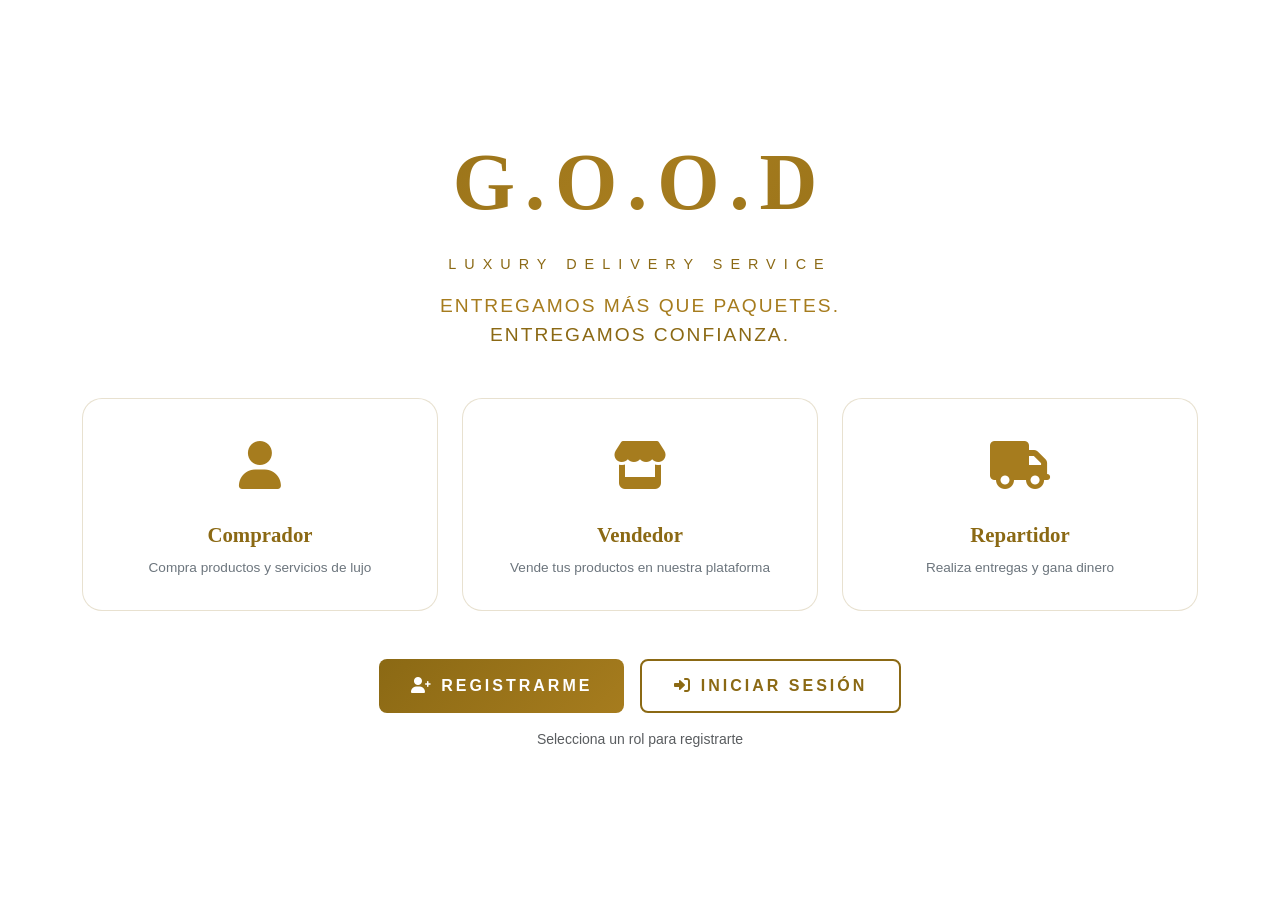
<file: index.html>
<!DOCTYPE html>
<html lang="es">
<head>
    <meta charset="UTF-8">
    <meta name="viewport" content="width=device-width, initial-scale=1.0">
    <title>G.O.O.D | Luxury Delivery Service</title>
    <link href="https://cdn.jsdelivr.net/npm/bootstrap@5.3.0/dist/css/bootstrap.min.css" rel="stylesheet">
    <link rel="stylesheet" href="https://cdnjs.cloudflare.com/ajax/libs/font-awesome/6.0.0-beta3/css/all.min.css">
    <style>
        * {
            margin: 0;
            padding: 0;
            box-sizing: border-box;
        }
        
        body {
            background: #FFFFFF;
            font-family: 'Montserrat', sans-serif;
            min-height: 100vh;
        }
        
        .logo-3d {
            font-family: 'Playfair Display', serif;
            font-size: 5rem;
            font-weight: 800;
            letter-spacing: 10px;
            background: linear-gradient(135deg, #8B6914 0%, #A67C1E 50%, #8B6914 100%);
            -webkit-background-clip: text;
            background-clip: text;
            color: transparent;
            text-decoration: none;
        }
        
        .btn-gold {
            background: linear-gradient(135deg, #8B6914 0%, #A67C1E 100%);
            border: none;
            color: white;
            font-weight: 700;
            letter-spacing: 3px;
            padding: 0.8rem 2rem;
            border-radius: 8px;
            text-decoration: none;
            display: inline-block;
            transition: all 0.3s ease;
        }
        
        .btn-gold:hover {
            transform: translateY(-2px);
            box-shadow: 0 5px 15px rgba(139,105,20,0.3);
            color: white;
        }
        
        .btn-outline-gold {
            background: transparent;
            border: 2px solid #8B6914;
            color: #8B6914;
            font-weight: 700;
            letter-spacing: 3px;
            padding: 0.8rem 2rem;
            border-radius: 8px;
            text-decoration: none;
            display: inline-block;
            transition: all 0.3s ease;
        }
        
        .btn-outline-gold:hover {
            background: #8B6914;
            color: white;
        }
        
        .hero {
            min-height: 100vh;
            display: flex;
            align-items: center;
        }
        
        .rol-card {
            background: white;
            border: 1px solid rgba(139,105,20,0.2);
            border-radius: 20px;
            padding: 2rem;
            text-align: center;
            cursor: pointer;
            transition: all 0.3s ease;
            height: 100%;
        }
        
        .rol-card:hover {
            transform: translateY(-5px);
            border-color: #A67C1E;
            box-shadow: 0 10px 30px rgba(139,105,20,0.1);
        }
        
        .rol-card.selected {
            border-color: #A67C1E;
            background: rgba(139,105,20,0.05);
            border-width: 2px;
        }
        
        .rol-icon {
            font-size: 3rem;
            color: #A67C1E;
            margin-bottom: 1rem;
        }
        
        .rol-title {
            font-family: 'Playfair Display', serif;
            font-size: 1.3rem;
            font-weight: 700;
            color: #8B6914;
            margin-bottom: 0.5rem;
        }
        
        .rol-desc {
            font-size: 0.85rem;
            color: #6C757D;
        }
        
        @media (max-width: 768px) {
            .logo-3d {
                font-size: 2.5rem;
                letter-spacing: 5px;
            }
            .btn-gold, .btn-outline-gold {
                padding: 0.6rem 1.2rem;
                font-size: 0.8rem;
            }
        }
    </style>
</head>
<body>

<section class="hero">
    <div class="container">
        <div class="text-center mb-5">
            <h1 class="logo-3d mb-4">G.O.O.D</h1>
            <p class="mb-3" style="letter-spacing: 8px; color: #8B6914; font-size: 0.9rem;">LUXURY DELIVERY SERVICE</p>
            <p class="mb-5" style="font-size: 1.2rem; color: #A67C1E; letter-spacing: 2px;">
                ENTREGAMOS MÁS QUE PAQUETES.<br>
                <span style="color: #8B6914;">ENTREGAMOS CONFIANZA.</span>
            </p>
        </div>
        
        <!-- Selector de rol -->
        <div class="row g-4 mb-5">
            <div class="col-md-4">
                <div class="rol-card" data-rol="comprador" onclick="seleccionarRol('comprador')">
                    <div class="rol-icon">
                        <i class="fas fa-user"></i>
                    </div>
                    <div class="rol-title">Comprador</div>
                    <div class="rol-desc">Compra productos y servicios de lujo</div>
                </div>
            </div>
            <div class="col-md-4">
                <div class="rol-card" data-rol="vendedor" onclick="seleccionarRol('vendedor')">
                    <div class="rol-icon">
                        <i class="fas fa-store"></i>
                    </div>
                    <div class="rol-title">Vendedor</div>
                    <div class="rol-desc">Vende tus productos en nuestra plataforma</div>
                </div>
            </div>
            <div class="col-md-4">
                <div class="rol-card" data-rol="repartidor" onclick="seleccionarRol('repartidor')">
                    <div class="rol-icon">
                        <i class="fas fa-truck"></i>
                    </div>
                    <div class="rol-title">Repartidor</div>
                    <div class="rol-desc">Realiza entregas y gana dinero</div>
                </div>
            </div>
        </div>
        
        <!-- Botones de acción -->
        <div class="text-center">
            <div class="d-flex gap-3 justify-content-center flex-wrap">
                <button id="btnRegistrar" class="btn-gold" onclick="irARegistro()" disabled>
                    <i class="fas fa-user-plus"></i> REGISTRARME
                </button>
                <a href="login.html" class="btn-outline-gold">
                    <i class="fas fa-sign-in-alt"></i> INICIAR SESIÓN
                </a>
            </div>
            <p class="mt-3 text-muted small">Selecciona un rol para registrarte</p>
        </div>
    </div>
</section>

<script>
let rolSeleccionado = null;

function seleccionarRol(rol) {
    rolSeleccionado = rol;
    
    // Remover selección de todas las cards
    document.querySelectorAll('.rol-card').forEach(card => {
        card.classList.remove('selected');
    });
    
    // Agregar selección a la card actual
    document.querySelector(`.rol-card[data-rol="${rol}"]`).classList.add('selected');
    
    // Habilitar botón de registro
    const btnRegistrar = document.getElementById('btnRegistrar');
    btnRegistrar.disabled = false;
    btnRegistrar.textContent = `REGISTRARME COMO ${rol.toUpperCase()}`;
}

function irARegistro() {
    if (!rolSeleccionado) {
        alert('Por favor, selecciona un rol primero');
        return;
    }
    
    const url = `registro_${rolSeleccionado}.html`;
    window.location.href = url;
}
</script>
</body>
</html>
</file>
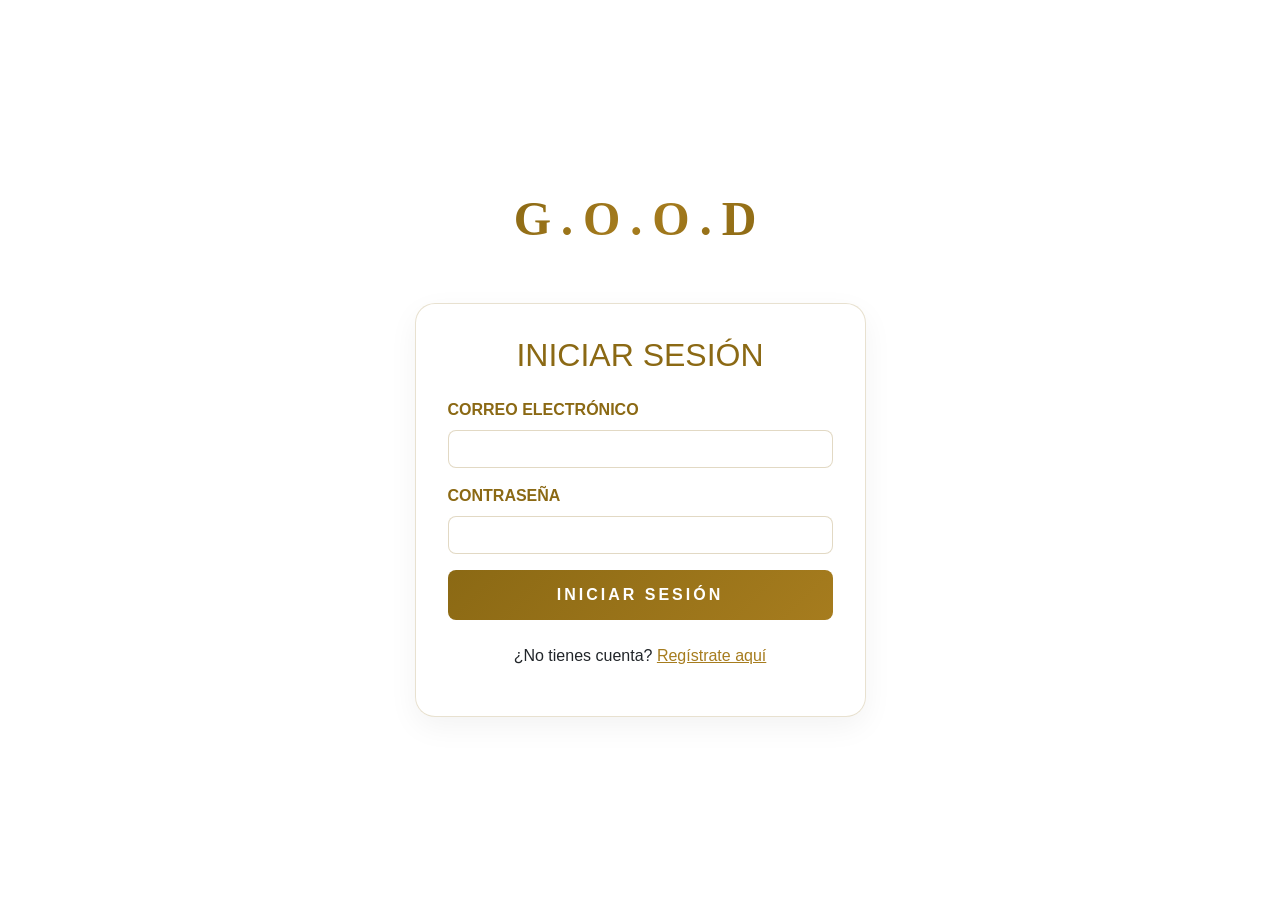
<file: login.html>
<!DOCTYPE html>
<html lang="es">
<head>
    <meta charset="UTF-8">
    <meta name="viewport" content="width=device-width, initial-scale=1.0">
    <title>G.O.O.D | Iniciar Sesión</title>
    <link href="https://cdn.jsdelivr.net/npm/bootstrap@5.3.0/dist/css/bootstrap.min.css" rel="stylesheet">
    <link rel="stylesheet" href="https://cdnjs.cloudflare.com/ajax/libs/font-awesome/6.0.0-beta3/css/all.min.css">
    <style>
        body {
            background: #FFFFFF;
            font-family: 'Montserrat', sans-serif;
        }
        .glass-card {
            background: rgba(255,255,255,0.95);
            border: 1px solid rgba(139,105,20,0.2);
            border-radius: 20px;
            padding: 2rem;
            box-shadow: 0 10px 30px rgba(0,0,0,0.05);
        }
        .btn-gold {
            background: linear-gradient(135deg, #8B6914 0%, #A67C1E 100%);
            border: none;
            color: white;
            font-weight: 700;
            letter-spacing: 3px;
            padding: 0.8rem 2rem;
            border-radius: 8px;
            transition: all 0.3s ease;
            width: 100%;
        }
        .btn-gold:hover {
            background: linear-gradient(135deg, #A67C1E 0%, #C59B3C 100%);
            transform: translateY(-2px);
        }
        .logo-3d {
            font-family: 'Playfair Display', serif;
            font-size: 3rem;
            font-weight: 800;
            letter-spacing: 10px;
            background: linear-gradient(135deg, #8B6914 0%, #A67C1E 50%, #8B6914 100%);
            -webkit-background-clip: text;
            background-clip: text;
            color: transparent;
            text-decoration: none;
        }
        .form-label {
            color: #8B6914;
            font-weight: 600;
        }
        .form-control {
            border: 1px solid rgba(139,105,20,0.25);
            border-radius: 8px;
        }
        .form-control:focus {
            border-color: #A67C1E;
            box-shadow: 0 0 0 3px rgba(139,105,20,0.1);
        }
    </style>
</head>
<body>

<section style="min-height: 100vh; display: flex; align-items: center;">
    <div class="container">
        <div class="row justify-content-center">
            <div class="col-12 col-md-6 col-lg-5">
                <div class="text-center mb-5">
                    <a href="index.html" class="logo-3d">G.O.O.D</a>
                </div>
                
                <div class="glass-card">
                    <h2 class="text-center mb-4" style="color: #8B6914;">INICIAR SESIÓN</h2>
                    
                    <div id="alertMessage" class="alert d-none" role="alert"></div>
                    
                    <form id="loginForm">
                        <div class="mb-3">
                            <label class="form-label">CORREO ELECTRÓNICO</label>
                            <input type="email" class="form-control" name="email" required>
                        </div>
                        
                        <div class="mb-3">
                            <label class="form-label">CONTRASEÑA</label>
                            <input type="password" class="form-control" name="password" required>
                        </div>
                        
                        <button type="submit" class="btn-gold">INICIAR SESIÓN</button>
                    </form>
                    
                    <div class="text-center mt-4">
                        <p>¿No tienes cuenta? <a href="registro_comprador.html" style="color: #A67C1E;">Regístrate aquí</a></p>
                    </div>
                </div>
            </div>
        </div>
    </div>
</section>

<script>
document.getElementById('loginForm').addEventListener('submit', async function(e) {
    e.preventDefault();
    
    const alertDiv = document.getElementById('alertMessage');
    alertDiv.classList.add('d-none');
    
    const formData = new FormData(this);
    
    try {
        const response = await fetch('procesos/procesar_login.php', {
            method: 'POST',
            body: formData
        });
        
        const result = await response.json();
        
        if (result.success) {
            alertDiv.className = 'alert alert-success';
            alertDiv.textContent = result.message;
            alertDiv.classList.remove('d-none');
            setTimeout(() => {
                window.location.href = result.redirect;
            }, 1000);
        } else {
            alertDiv.className = 'alert alert-danger';
            alertDiv.textContent = result.message;
            alertDiv.classList.remove('d-none');
        }
    } catch (error) {
        alertDiv.className = 'alert alert-danger';
        alertDiv.textContent = 'Error al conectar con el servidor. Asegúrate de que XAMPP esté corriendo.';
        alertDiv.classList.remove('d-none');
    }
});
</script>
</body>
</html>
</file>
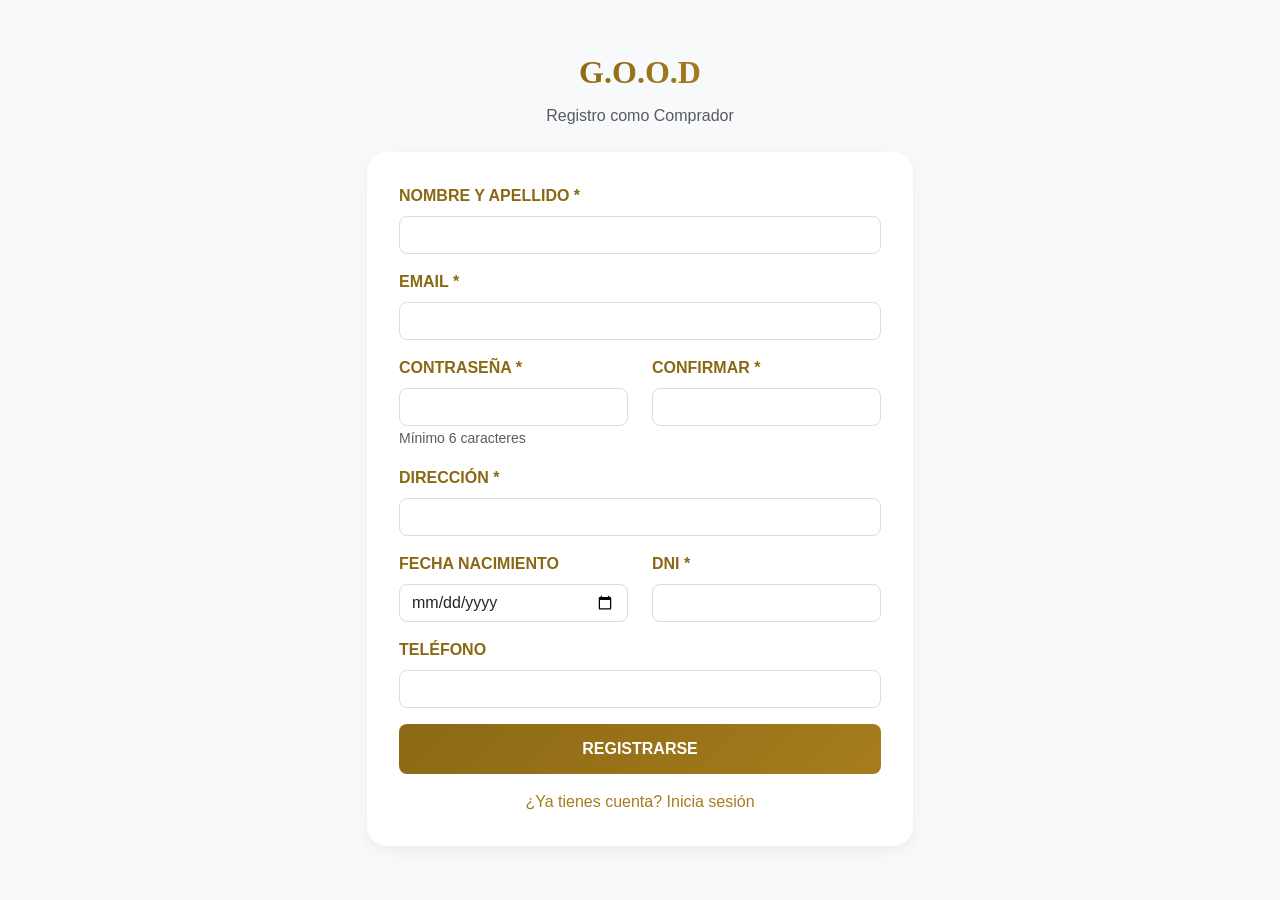
<file: pages/registro_comprador.html>
<!DOCTYPE html>
<html lang="es">
<head>
    <meta charset="UTF-8">
    <meta name="viewport" content="width=device-width, initial-scale=1.0">
    <title>G.O.O.D | Registro Comprador</title>
    <link href="https://cdn.jsdelivr.net/npm/bootstrap@5.3.0/dist/css/bootstrap.min.css" rel="stylesheet">
    <link rel="stylesheet" href="https://cdnjs.cloudflare.com/ajax/libs/font-awesome/6.0.0-beta3/css/all.min.css">
    <style>
        body { background: #F8F9FA; font-family: 'Montserrat', sans-serif; }
        .glass-card { background: white; border-radius: 20px; padding: 2rem; box-shadow: 0 5px 15px rgba(0,0,0,0.05); }
        .btn-gold { background: linear-gradient(135deg, #8B6914, #A67C1E); border: none; color: white; padding: 0.8rem; border-radius: 8px; width: 100%; font-weight: 600; }
        .form-label { color: #8B6914; font-weight: 600; }
        .form-control { border: 1px solid #ddd; border-radius: 8px; }
        .form-control:focus { border-color: #A67C1E; box-shadow: 0 0 0 3px rgba(139,105,20,0.1); }
        .logo { font-family: 'Playfair Display', serif; font-size: 2rem; font-weight: 700; background: linear-gradient(135deg, #8B6914, #A67C1E); -webkit-background-clip: text; background-clip: text; color: transparent; text-decoration: none; }
    </style>
</head>
<body>
<div class="container py-5">
    <div class="row justify-content-center">
        <div class="col-md-6">
            <div class="text-center mb-4">
                <a href="index.html" class="logo">G.O.O.D</a>
                <p class="mt-2 text-muted">Registro como Comprador</p>
            </div>
            <div class="glass-card">
                <div id="alert" class="alert d-none"></div>
                <form id="registroForm">
                    <div class="mb-3">
                        <label class="form-label">NOMBRE Y APELLIDO *</label>
                        <input type="text" class="form-control" name="nombre_apellido" required>
                    </div>
                    <div class="mb-3">
                        <label class="form-label">EMAIL *</label>
                        <input type="email" class="form-control" name="email" required>
                    </div>
                    <div class="row">
                        <div class="col-md-6 mb-3">
                            <label class="form-label">CONTRASEÑA *</label>
                            <input type="password" class="form-control" name="password" required>
                            <small class="text-muted">Mínimo 6 caracteres</small>
                        </div>
                        <div class="col-md-6 mb-3">
                            <label class="form-label">CONFIRMAR *</label>
                            <input type="password" class="form-control" name="confirm_password" required>
                        </div>
                    </div>
                    <div class="mb-3">
                        <label class="form-label">DIRECCIÓN *</label>
                        <input type="text" class="form-control" name="direccion" required>
                    </div>
                    <div class="row">
                        <div class="col-md-6 mb-3">
                            <label class="form-label">FECHA NACIMIENTO</label>
                            <input type="date" class="form-control" name="fecha_nacimiento">
                        </div>
                        <div class="col-md-6 mb-3">
                            <label class="form-label">DNI *</label>
                            <input type="text" class="form-control" name="dni" required>
                        </div>
                    </div>
                    <div class="mb-3">
                        <label class="form-label">TELÉFONO</label>
                        <input type="tel" class="form-control" name="telefono">
                    </div>
                    <input type="hidden" name="rol" value="comprador">
                    <button type="submit" class="btn-gold">REGISTRARSE</button>
                </form>
                <div class="text-center mt-3">
                    <a href="login.html" class="text-decoration-none" style="color: #A67C1E;">¿Ya tienes cuenta? Inicia sesión</a>
                </div>
            </div>
        </div>
    </div>
</div>
<script>
document.getElementById('registroForm').addEventListener('submit', async function(e) {
    e.preventDefault();
    
    const alertDiv = document.getElementById('alert');
    alertDiv.classList.add('d-none');
    
    const password = document.querySelector('[name="password"]').value;
    const confirm = document.querySelector('[name="confirm_password"]').value;
    
    if (password !== confirm) {
        alertDiv.className = 'alert alert-danger';
        alertDiv.textContent = 'Las contraseñas no coinciden';
        alertDiv.classList.remove('d-none');
        return;
    }
    
    if (password.length < 6) {
        alertDiv.className = 'alert alert-danger';
        alertDiv.textContent = 'La contraseña debe tener al menos 6 caracteres';
        alertDiv.classList.remove('d-none');
        return;
    }
    
    const formData = new FormData(this);
    
    try {
        const response = await fetch('procesos/procesar_registro_comprador.php', {
            method: 'POST',
            body: formData
        });
        
        const result = await response.json();
        
        if (result.success) {
            alertDiv.className = 'alert alert-success';
            alertDiv.textContent = result.message;
            alertDiv.classList.remove('d-none');
            setTimeout(() => {
                window.location.href = 'login.html';
            }, 2000);
        } else {
            alertDiv.className = 'alert alert-danger';
            alertDiv.textContent = result.message;
            alertDiv.classList.remove('d-none');
        }
    } catch (error) {
        alertDiv.className = 'alert alert-danger';
        alertDiv.textContent = 'Error al conectar con el servidor';
        alertDiv.classList.remove('d-none');
    }
});
</script>
</body>
</html>
</file>
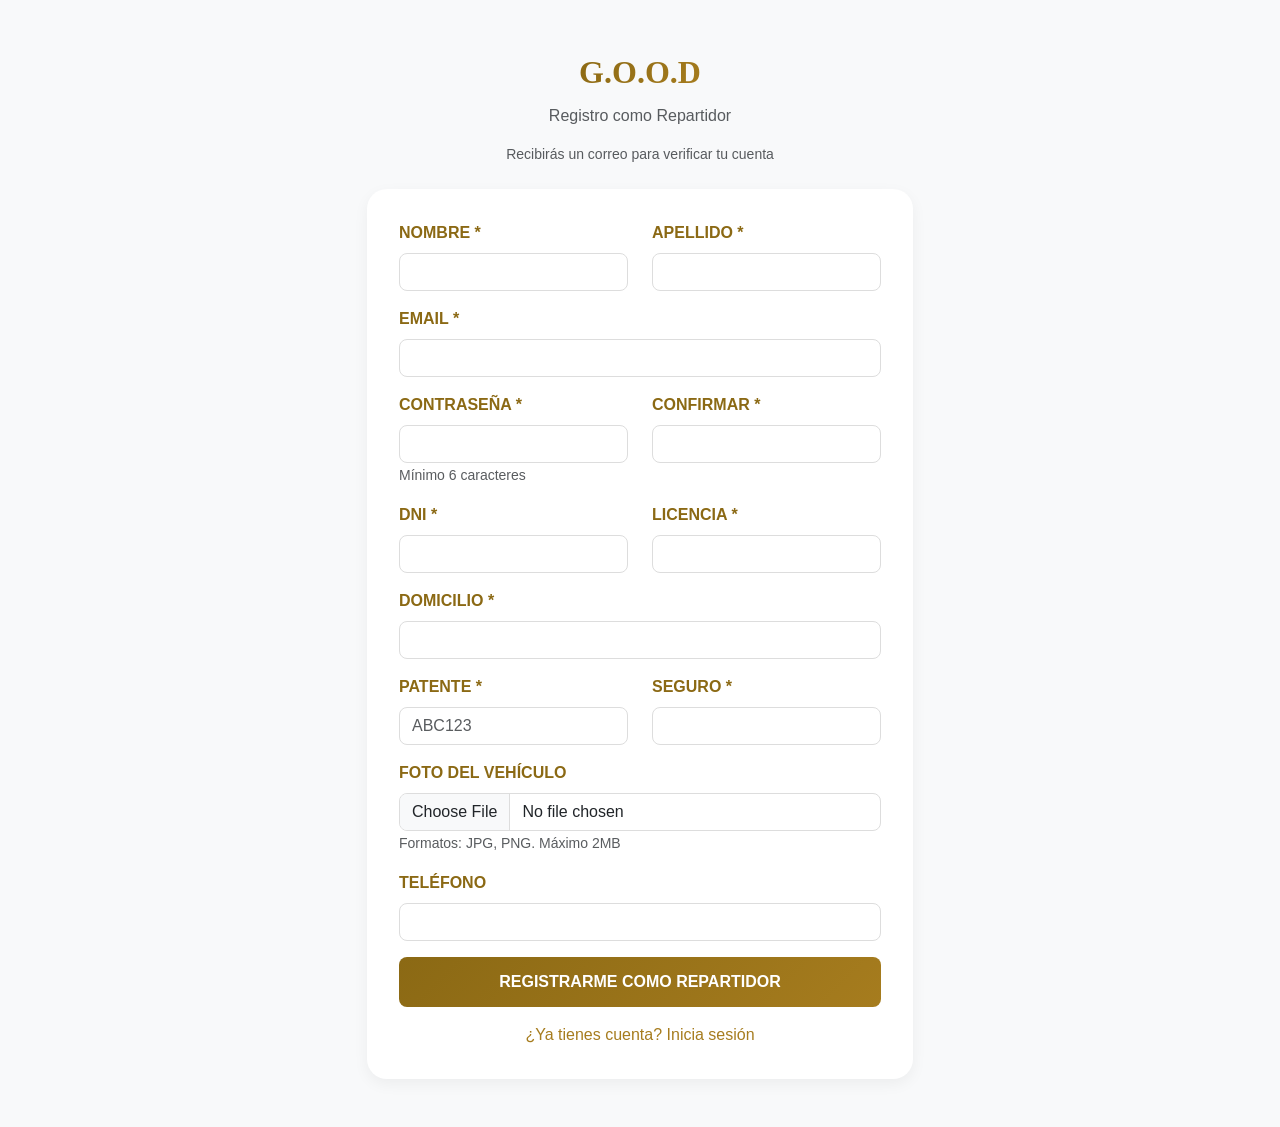
<file: pages/registro_repartidor.html>
<!DOCTYPE html>
<html lang="es">
<head>
    <meta charset="UTF-8">
    <meta name="viewport" content="width=device-width, initial-scale=1.0">
    <title>G.O.O.D | Registro Repartidor</title>
    <link href="https://cdn.jsdelivr.net/npm/bootstrap@5.3.0/dist/css/bootstrap.min.css" rel="stylesheet">
    <link rel="stylesheet" href="https://cdnjs.cloudflare.com/ajax/libs/font-awesome/6.0.0-beta3/css/all.min.css">
    <style>
        body { background: #F8F9FA; font-family: 'Montserrat', sans-serif; }
        .glass-card { background: white; border-radius: 20px; padding: 2rem; box-shadow: 0 5px 15px rgba(0,0,0,0.05); }
        .btn-gold { background: linear-gradient(135deg, #8B6914, #A67C1E); border: none; color: white; padding: 0.8rem; border-radius: 8px; width: 100%; font-weight: 600; }
        .form-label { color: #8B6914; font-weight: 600; }
        .form-control { border: 1px solid #ddd; border-radius: 8px; }
        .form-control:focus { border-color: #A67C1E; box-shadow: 0 0 0 3px rgba(139,105,20,0.1); }
        .logo { font-family: 'Playfair Display', serif; font-size: 2rem; font-weight: 700; background: linear-gradient(135deg, #8B6914, #A67C1E); -webkit-background-clip: text; background-clip: text; color: transparent; text-decoration: none; }
    </style>
</head>
<body>
<div class="container py-5">
    <div class="row justify-content-center">
        <div class="col-md-6">
            <div class="text-center mb-4">
                <a href="index.html" class="logo">G.O.O.D</a>
                <p class="mt-2 text-muted">Registro como Repartidor</p>
                <p class="small text-muted">Recibirás un correo para verificar tu cuenta</p>
            </div>
            <div class="glass-card">
                <div id="alert" class="alert d-none"></div>
                <form id="registroForm" enctype="multipart/form-data">
                    <div class="row">
                        <div class="col-md-6 mb-3">
                            <label class="form-label">NOMBRE *</label>
                            <input type="text" class="form-control" name="nombre" required>
                        </div>
                        <div class="col-md-6 mb-3">
                            <label class="form-label">APELLIDO *</label>
                            <input type="text" class="form-control" name="apellido" required>
                        </div>
                    </div>
                    <div class="mb-3">
                        <label class="form-label">EMAIL *</label>
                        <input type="email" class="form-control" name="email" required>
                    </div>
                    <div class="row">
                        <div class="col-md-6 mb-3">
                            <label class="form-label">CONTRASEÑA *</label>
                            <input type="password" class="form-control" name="password" required>
                            <small class="text-muted">Mínimo 6 caracteres</small>
                        </div>
                        <div class="col-md-6 mb-3">
                            <label class="form-label">CONFIRMAR *</label>
                            <input type="password" class="form-control" name="confirm_password" required>
                        </div>
                    </div>
                    <div class="row">
                        <div class="col-md-6 mb-3">
                            <label class="form-label">DNI *</label>
                            <input type="text" class="form-control" name="dni" required>
                        </div>
                        <div class="col-md-6 mb-3">
                            <label class="form-label">LICENCIA *</label>
                            <input type="text" class="form-control" name="licencia" required>
                        </div>
                    </div>
                    <div class="mb-3">
                        <label class="form-label">DOMICILIO *</label>
                        <input type="text" class="form-control" name="domicilio" required>
                    </div>
                    <div class="row">
                        <div class="col-md-6 mb-3">
                            <label class="form-label">PATENTE *</label>
                            <input type="text" class="form-control" name="patente" required placeholder="ABC123">
                        </div>
                        <div class="col-md-6 mb-3">
                            <label class="form-label">SEGURO *</label>
                            <input type="text" class="form-control" name="seguro" required>
                        </div>
                    </div>
                    <div class="mb-3">
                        <label class="form-label">FOTO DEL VEHÍCULO</label>
                        <input type="file" class="form-control" name="vehiculo_imagen" accept="image/jpeg,image/png,image/jpg">
                        <small class="text-muted">Formatos: JPG, PNG. Máximo 2MB</small>
                    </div>
                    <div class="mb-3">
                        <label class="form-label">TELÉFONO</label>
                        <input type="tel" class="form-control" name="telefono">
                    </div>
                    <input type="hidden" name="rol" value="repartidor">
                    <button type="submit" class="btn-gold">REGISTRARME COMO REPARTIDOR</button>
                </form>
                <div class="text-center mt-3">
                    <a href="login.html" class="text-decoration-none" style="color: #A67C1E;">¿Ya tienes cuenta? Inicia sesión</a>
                </div>
            </div>
        </div>
    </div>
</div>
<script>
document.getElementById('registroForm').addEventListener('submit', async function(e) {
    e.preventDefault();
    
    const alertDiv = document.getElementById('alert');
    alertDiv.classList.add('d-none');
    
    const password = document.querySelector('[name="password"]').value;
    const confirm = document.querySelector('[name="confirm_password"]').value;
    
    if (password !== confirm) {
        alertDiv.className = 'alert alert-danger';
        alertDiv.textContent = 'Las contraseñas no coinciden';
        alertDiv.classList.remove('d-none');
        return;
    }
    
    if (password.length < 6) {
        alertDiv.className = 'alert alert-danger';
        alertDiv.textContent = 'La contraseña debe tener al menos 6 caracteres';
        alertDiv.classList.remove('d-none');
        return;
    }
    
    // Validar DNI
    const dni = document.querySelector('[name="dni"]').value;
    if (!/^\d{7,8}$/.test(dni)) {
        alertDiv.className = 'alert alert-danger';
        alertDiv.textContent = 'El DNI debe tener 7 u 8 dígitos numéricos';
        alertDiv.classList.remove('d-none');
        return;
    }
    
    // Validar patente
    const patente = document.querySelector('[name="patente"]').value;
    if (!/^[A-Za-z0-9]{6,7}$/.test(patente)) {
        alertDiv.className = 'alert alert-danger';
        alertDiv.textContent = 'La patente debe tener 6 o 7 caracteres alfanuméricos';
        alertDiv.classList.remove('d-none');
        return;
    }
    
    // Validar email
    const email = document.querySelector('[name="email"]').value;
    const emailRegex = /^[^\s@]+@[^\s@]+\.[^\s@]+$/;
    if (!emailRegex.test(email)) {
        alertDiv.className = 'alert alert-danger';
        alertDiv.textContent = 'Ingrese un email válido';
        alertDiv.classList.remove('d-none');
        return;
    }
    
    alertDiv.className = 'alert alert-info';
    alertDiv.textContent = 'Procesando registro...';
    alertDiv.classList.remove('d-none');
    
    const formData = new FormData(this);
    
    try {
        const response = await fetch('procesos/procesar_registro_repartidor.php', {
            method: 'POST',
            body: formData
        });
        
        const result = await response.json();
        
        if (result.success) {
            alertDiv.className = 'alert alert-success';
            alertDiv.textContent = result.message;
            alertDiv.classList.remove('d-none');
            setTimeout(() => {
                window.location.href = 'login.html';
            }, 3000);
        } else {
            alertDiv.className = 'alert alert-danger';
            alertDiv.textContent = result.message;
            alertDiv.classList.remove('d-none');
        }
    } catch (error) {
        alertDiv.className = 'alert alert-danger';
        alertDiv.textContent = 'Error al conectar con el servidor';
        alertDiv.classList.remove('d-none');
    }
});
</script>
</body>
</html>
</file>
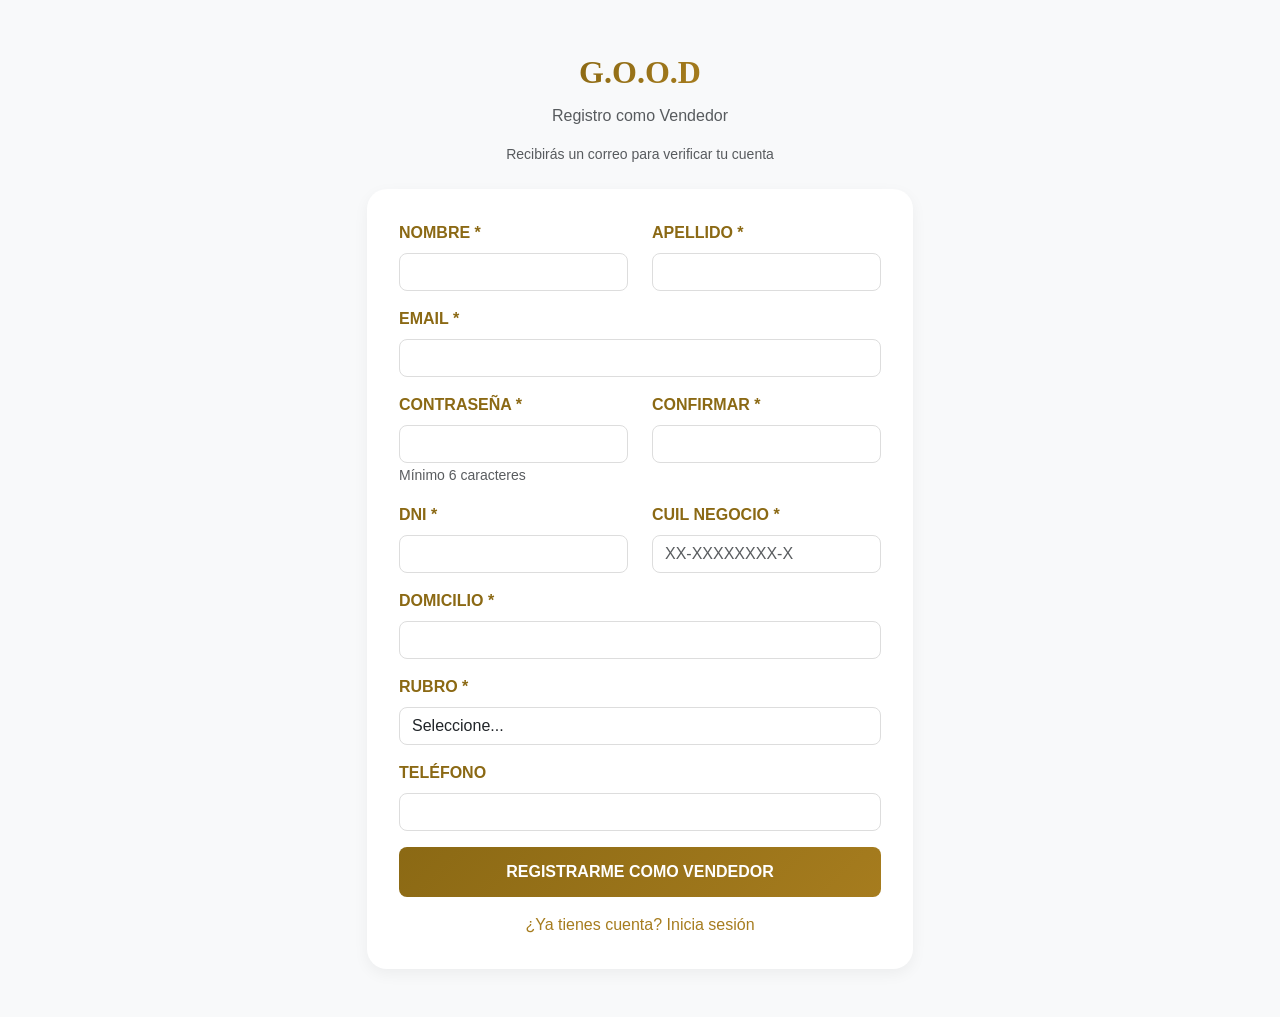
<file: pages/registro_vendedor.html>
<!DOCTYPE html>
<html lang="es">
<head>
    <meta charset="UTF-8">
    <meta name="viewport" content="width=device-width, initial-scale=1.0">
    <title>G.O.O.D | Registro Vendedor</title>
    <link href="https://cdn.jsdelivr.net/npm/bootstrap@5.3.0/dist/css/bootstrap.min.css" rel="stylesheet">
    <link rel="stylesheet" href="https://cdnjs.cloudflare.com/ajax/libs/font-awesome/6.0.0-beta3/css/all.min.css">
    <style>
        body { background: #F8F9FA; font-family: 'Montserrat', sans-serif; }
        .glass-card { background: white; border-radius: 20px; padding: 2rem; box-shadow: 0 5px 15px rgba(0,0,0,0.05); }
        .btn-gold { background: linear-gradient(135deg, #8B6914, #A67C1E); border: none; color: white; padding: 0.8rem; border-radius: 8px; width: 100%; font-weight: 600; }
        .form-label { color: #8B6914; font-weight: 600; }
        .form-control { border: 1px solid #ddd; border-radius: 8px; }
        .form-control:focus { border-color: #A67C1E; box-shadow: 0 0 0 3px rgba(139,105,20,0.1); }
        .logo { font-family: 'Playfair Display', serif; font-size: 2rem; font-weight: 700; background: linear-gradient(135deg, #8B6914, #A67C1E); -webkit-background-clip: text; background-clip: text; color: transparent; text-decoration: none; }
    </style>
</head>
<body>
<div class="container py-5">
    <div class="row justify-content-center">
        <div class="col-md-6">
            <div class="text-center mb-4">
                <a href="index.html" class="logo">G.O.O.D</a>
                <p class="mt-2 text-muted">Registro como Vendedor</p>
                <p class="small text-muted">Recibirás un correo para verificar tu cuenta</p>
            </div>
            <div class="glass-card">
                <div id="alert" class="alert d-none"></div>
                <form id="registroForm">
                    <div class="row">
                        <div class="col-md-6 mb-3">
                            <label class="form-label">NOMBRE *</label>
                            <input type="text" class="form-control" name="nombre" required>
                        </div>
                        <div class="col-md-6 mb-3">
                            <label class="form-label">APELLIDO *</label>
                            <input type="text" class="form-control" name="apellido" required>
                        </div>
                    </div>
                    <div class="mb-3">
                        <label class="form-label">EMAIL *</label>
                        <input type="email" class="form-control" name="email" required>
                    </div>
                    <div class="row">
                        <div class="col-md-6 mb-3">
                            <label class="form-label">CONTRASEÑA *</label>
                            <input type="password" class="form-control" name="password" required>
                            <small class="text-muted">Mínimo 6 caracteres</small>
                        </div>
                        <div class="col-md-6 mb-3">
                            <label class="form-label">CONFIRMAR *</label>
                            <input type="password" class="form-control" name="confirm_password" required>
                        </div>
                    </div>
                    <div class="row">
                        <div class="col-md-6 mb-3">
                            <label class="form-label">DNI *</label>
                            <input type="text" class="form-control" name="dni" required>
                        </div>
                        <div class="col-md-6 mb-3">
                            <label class="form-label">CUIL NEGOCIO *</label>
                            <input type="text" class="form-control" name="cuil_negocio" required placeholder="XX-XXXXXXXX-X">
                        </div>
                    </div>
                    <div class="mb-3">
                        <label class="form-label">DOMICILIO *</label>
                        <input type="text" class="form-control" name="domicilio" required>
                    </div>
                    <div class="mb-3">
                        <label class="form-label">RUBRO *</label>
                        <select class="form-control" name="rubro" required>
                            <option value="">Seleccione...</option>
                            <option value="tecnologia">Tecnología</option>
                            <option value="indumentaria">Indumentaria</option>
                            <option value="alimentos">Alimentos</option>
                            <option value="servicios">Servicios</option>
                            <option value="hogar">Hogar y Muebles</option>
                            <option value="deportes">Deportes</option>
                        </select>
                    </div>
                    <div class="mb-3">
                        <label class="form-label">TELÉFONO</label>
                        <input type="tel" class="form-control" name="telefono">
                    </div>
                    <input type="hidden" name="rol" value="vendedor">
                    <button type="submit" class="btn-gold">REGISTRARME COMO VENDEDOR</button>
                </form>
                <div class="text-center mt-3">
                    <a href="login.html" class="text-decoration-none" style="color: #A67C1E;">¿Ya tienes cuenta? Inicia sesión</a>
                </div>
            </div>
        </div>
    </div>
</div>
<script>
document.getElementById('registroForm').addEventListener('submit', async function(e) {
    e.preventDefault();
    
    const alertDiv = document.getElementById('alert');
    alertDiv.classList.add('d-none');
    
    const password = document.querySelector('[name="password"]').value;
    const confirm = document.querySelector('[name="confirm_password"]').value;
    
    if (password !== confirm) {
        alertDiv.className = 'alert alert-danger';
        alertDiv.textContent = 'Las contraseñas no coinciden';
        alertDiv.classList.remove('d-none');
        return;
    }
    
    if (password.length < 6) {
        alertDiv.className = 'alert alert-danger';
        alertDiv.textContent = 'La contraseña debe tener al menos 6 caracteres';
        alertDiv.classList.remove('d-none');
        return;
    }
    
    // Validar DNI
    const dni = document.querySelector('[name="dni"]').value;
    if (!/^\d{7,8}$/.test(dni)) {
        alertDiv.className = 'alert alert-danger';
        alertDiv.textContent = 'El DNI debe tener 7 u 8 dígitos numéricos';
        alertDiv.classList.remove('d-none');
        return;
    }
    
    // Validar email
    const email = document.querySelector('[name="email"]').value;
    const emailRegex = /^[^\s@]+@[^\s@]+\.[^\s@]+$/;
    if (!emailRegex.test(email)) {
        alertDiv.className = 'alert alert-danger';
        alertDiv.textContent = 'Ingrese un email válido';
        alertDiv.classList.remove('d-none');
        return;
    }
    
    alertDiv.className = 'alert alert-info';
    alertDiv.textContent = 'Procesando registro...';
    alertDiv.classList.remove('d-none');
    
    const formData = new FormData(this);
    
    try {
        const response = await fetch('procesos/procesar_registro_vendedor.php', {
            method: 'POST',
            body: formData
        });
        
        const result = await response.json();
        
        if (result.success) {
            alertDiv.className = 'alert alert-success';
            alertDiv.textContent = result.message;
            alertDiv.classList.remove('d-none');
            setTimeout(() => {
                window.location.href = 'login.html';
            }, 3000);
        } else {
            alertDiv.className = 'alert alert-danger';
            alertDiv.textContent = result.message;
            alertDiv.classList.remove('d-none');
        }
    } catch (error) {
        alertDiv.className = 'alert alert-danger';
        alertDiv.textContent = 'Error al conectar con el servidor';
        alertDiv.classList.remove('d-none');
    }
});
</script>
</body>
</html>
</file>
